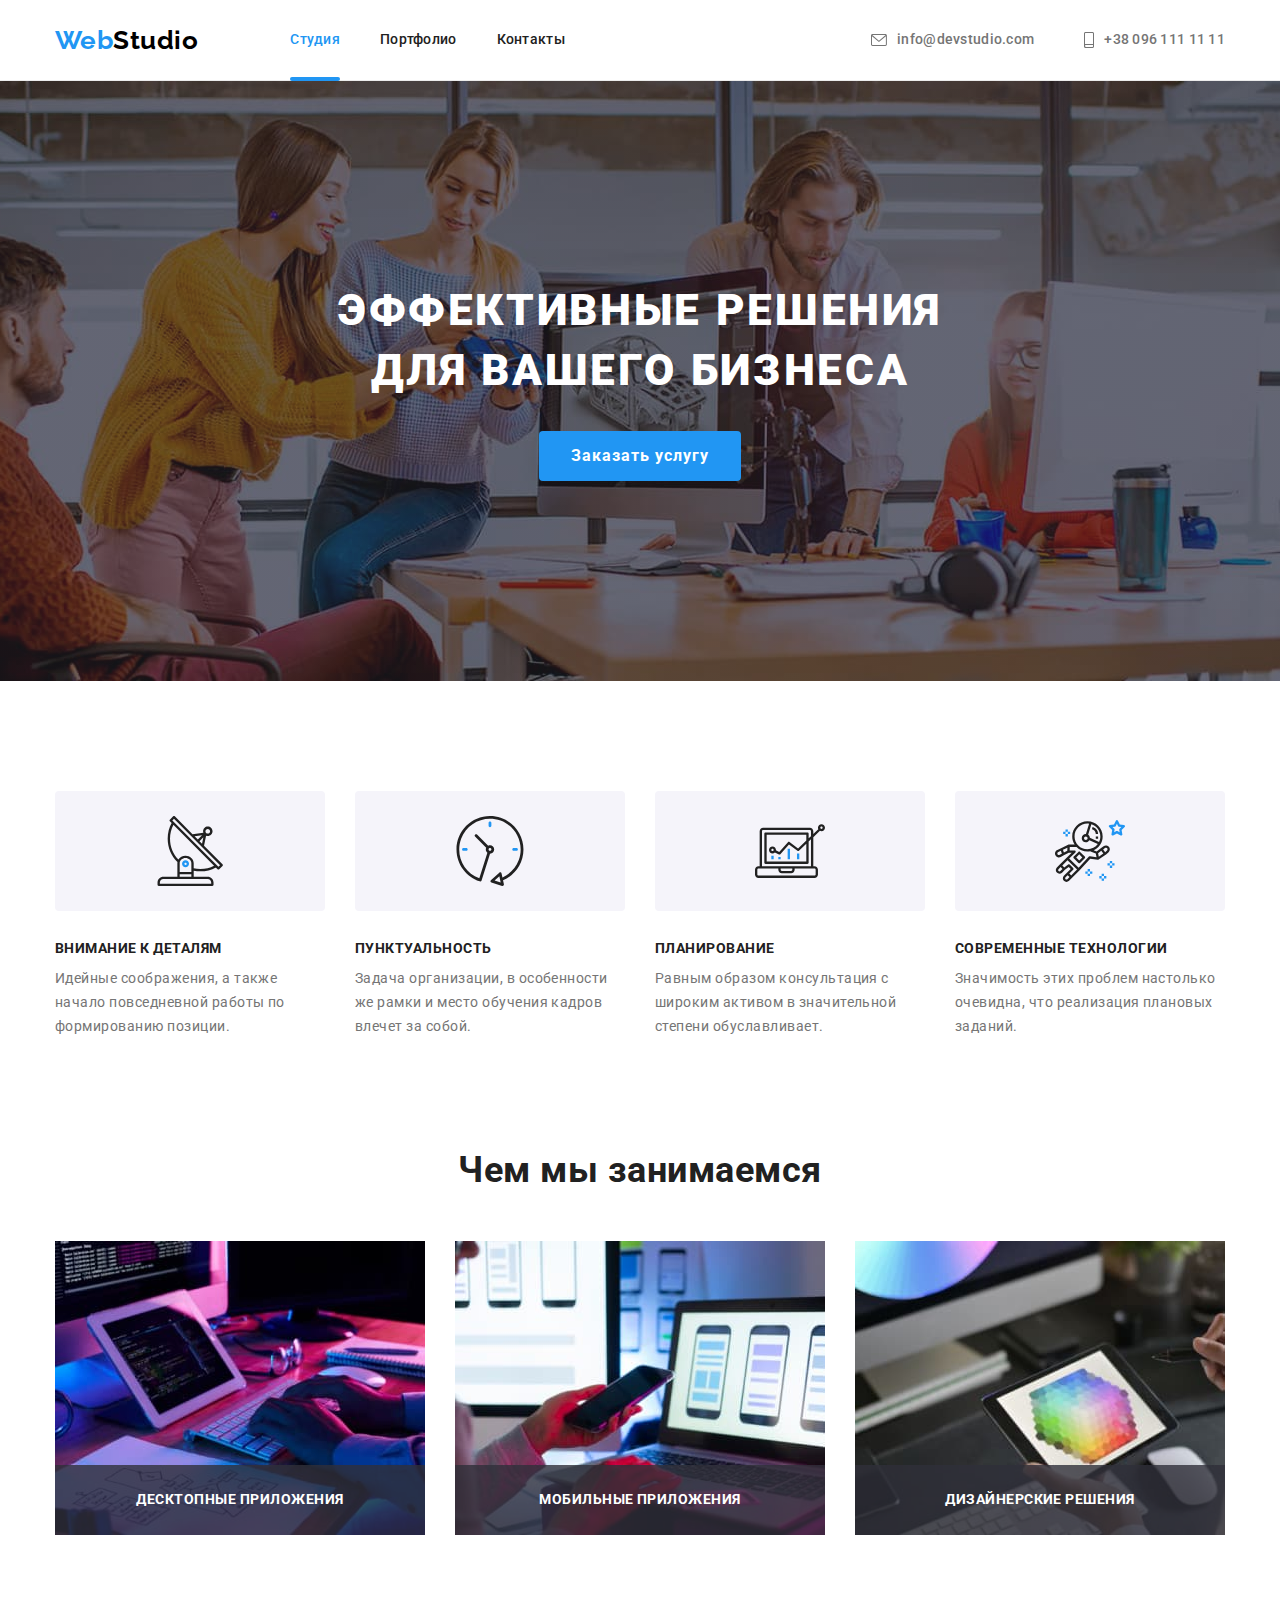
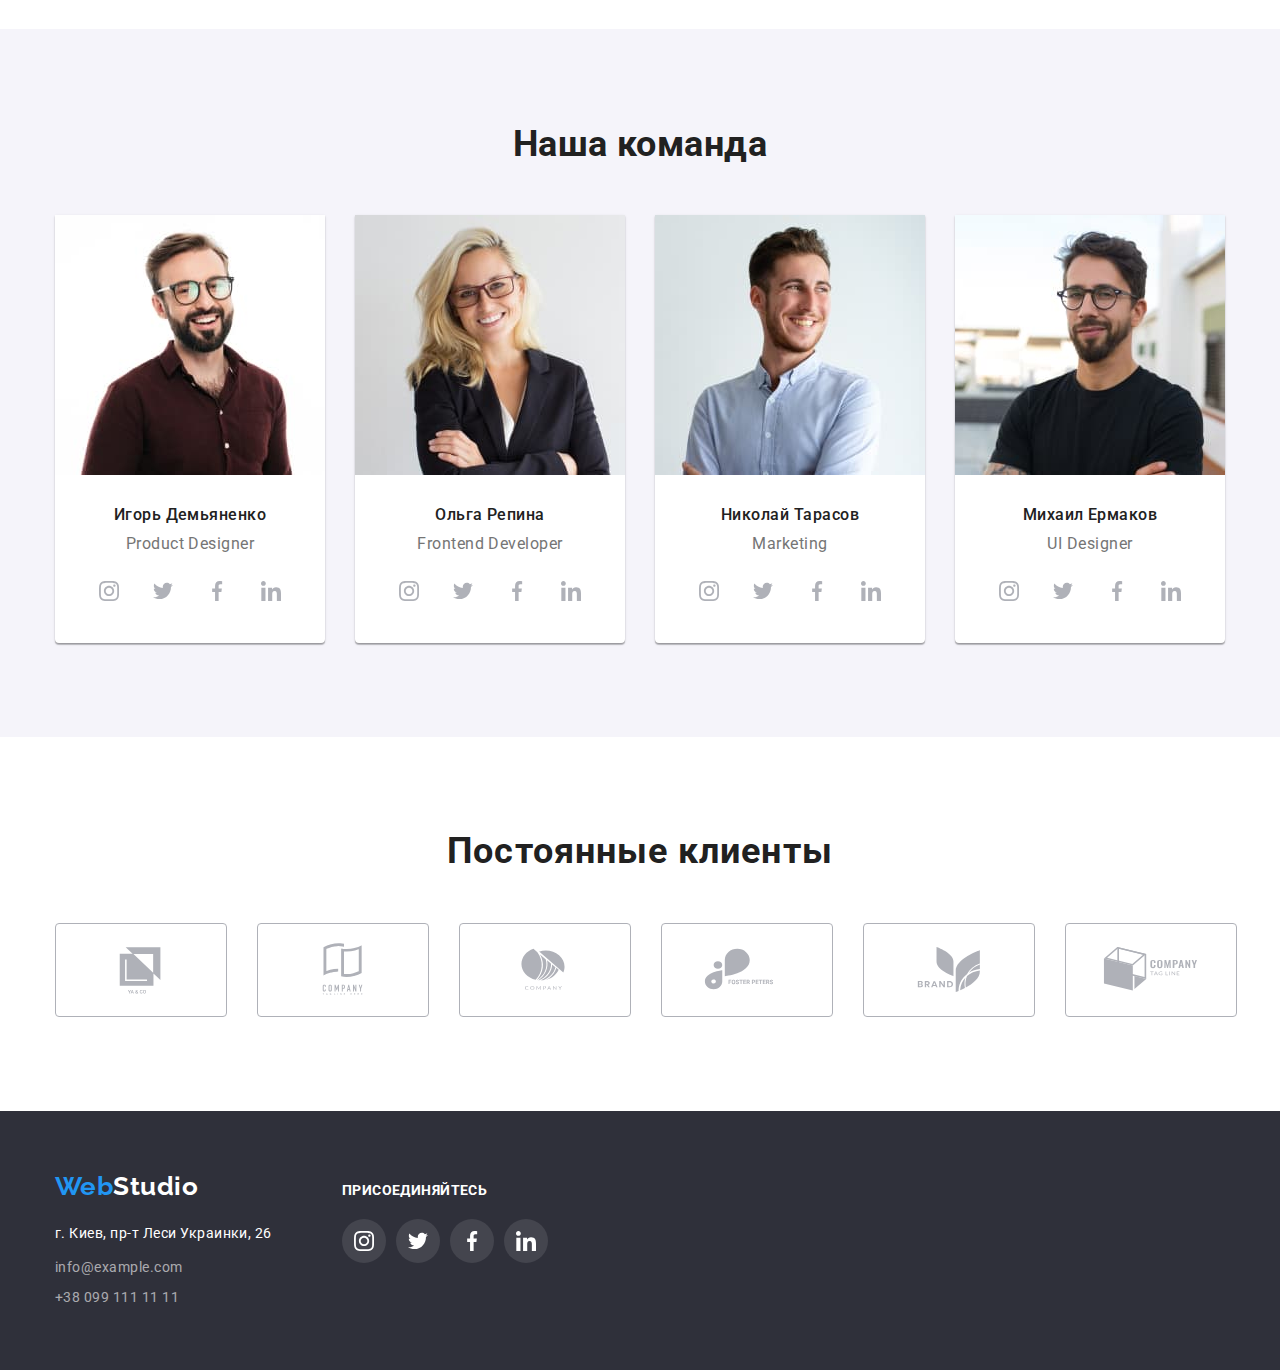
<file: index.html>
<!DOCTYPE html>
<html lang="ru">

<head>
  <meta charset="UTF-8" />
  <meta http-equiv="X-UA-Compatible" content="IE=edge" />
  <meta name="viewport" content="width=<>>, initial-scale=1.0" />
  <title>Document</title>
  <link rel="stylesheet"
    href="https://fonts.googleapis.com/css2?family=Raleway:wght@700&family=Roboto:wght@400;500;700;900&display=swap" />
  <link rel="stylesheet" href="https://cdnjs.cloudflare.com/ajax/libs/modern-normalize/1.1.0/modern-normalize.min.css"
    integrity="sha512-wpPYUAdjBVSE4KJnH1VR1HeZfpl1ub8YT/NKx4PuQ5NmX2tKuGu6U/JRp5y+Y8XG2tV+wKQpNHVUX03MfMFn9Q=="
    crossorigin="anonymous" referrerpolicy="no-referrer" />
  <link rel="stylesheet" href="./css/styles.css" />
</head>

<body>
 
    <header class="page-header">
      <div class="nav-bar container">
        <a href="/" class="logo-header"><span class="web">Web</span>Studio</a>
        <nav>
          <ul class="nav-list list">
            <li><a href="./index.html" class="nav-item current">Студия</a></li>
            <li><a href="./portfolio.html" class="nav-item">Портфолио</a></li>
            <li><a href="" class="nav-item last-item">Контакты</a></li>
          </ul>
        </nav>
        <ul class="contacts-list list">
          <li>
            <a href="mailto:info@devstudio.com" class="contacts-item"><svg width="16" height="12" class="icon-envelope"><use href="./images/icons.svg#icon-envelope"></use></svg>
              info@devstudio.com
            </a></li>
          <li><a href="tel:+380961111111" class="contacts-item"><svg width="10" height="16" class="icon-smartphone">
            <use href="./images/icons.svg#icon-smartphone"></use>
          </svg>+38 096 111 11 11</a></li>
        </ul>
      </div>
    </header>
    <main>
      <!--шапка-->
      
        <section class="hero-box overlay">
          <div class="container">
          <h1 class="hero-title">Эффективные решения для вашего бизнеса</h1>
          <button data-modal-open class="button " type="button">Заказать услугу</button>
          </div>
        </section>
      
      <!--особенности-->
      <section class="features">
        <div class="container">
          <h2 class="title-hide">Особенности</h2>
          <!--скрыть-->
          <ul class="features-list list">
            <li><div class="rectangle"><svg class="icon-feature" width="70" height="70"><use href="./images/icons.svg#icon-features1"></use></svg></div>
              <div class="feature-card"><h3 class="features-title">Внимание к деталям</h3>
              <p class="features-description">
                Идейные соображения, а также начало повседневной работы по формированию позиции.
              </p></div>
            </li>
            <li><div class="rectangle"><svg class="icon-feature" width="70" height="70">
              <use href="./images/icons.svg#icon-features2"></use>
            </svg></div>
            <div class="feature-card">
              <h3 class="features-title">Пунктуальность</h3>
              <p class="features-description">
                Задача организации, в особенности же рамки и место обучения кадров влечет за собой.
              </p></div>
            </li>
            <li><div class="rectangle"><svg class="icon-feature" width="70" height="70">
              <use href="./images/icons.svg#icon-features3"></use>
            </svg></div>
            <div class="feature-card">
              <h3 class="features-title">Планирование</h3>
              <p class="features-description">
                Равным образом консультация с широким активом в значительной степени обуславливает.
              </p></div>
            </li>
            <li><div class="rectangle"><svg class="icon-feature" width="70" height="70">
              <use href="./images/icons.svg#icon-features4"></use>
            </svg></div>
            <div class="feature-card">
              <h3 class="features-title">Современные технологии</h3>
              <p class="features-description">
                Значимость этих проблем настолько очевидна, что реализация плановых заданий.
              </p></div>
            </li>
          </ul>
        </div>
      </section>

      <!--чем мы занимаемся-->
      <section class="services">
        <div class="container">
          <h2 class="section-title">Чем мы занимаемся</h2>
          <ul class="services-list list">
            <li class="services-item wrapper">
             
              <img src="./images/box1.jpg" alt="desktop app" width="370" /><div class="services-overlay">
                <p>Десктопные приложения</p>
              </div>
            </li>
            <li class="services-item wrapper">
            
              <img src="./images/box2.jpg" alt="mobile app" width="370" />
              <div class="services-overlay">
                <p>Мобильные приложения</p>
              </div>
            <li class="services-item wrapper">
            
              <img src="./images/box3.jpg" alt="ux/ui" width="370" />
              <div class="services-overlay">
                <p>Дизайнерские решения</p>
              </div>
          </ul>
        </div>
      </section>

      <!--команда-->
     
        <section class="crew">
          <div class="container">
          <h2 class="section-title crew-title">Наша команда</h2>
          <ul class="crew-list list">
            <li>
              <img src="./images/crew1.jpg" alt="Игорь Демьяненко" width="270" />
              <div class="crew-card">
              <h3 class="crew-name">Игорь Демьяненко</h3>
              <p class="crew-position">Product Designer</p>
              </div>
              <ul class="socials-list">
                      <li>
                        <a href="" class="social-link"><svg width="20" height="20" class="icon-social">
                            <use href="./images/icons.svg#icon-instagram-2"></use>
                          </svg></a>
                      </li>
                      <li>
                        <a href="" class="social-link"><svg width="20" height="20" class="icon-social">
                            <use href="./images/icons.svg#icon-twitter-1"></use>
                          </svg></a>
                      </li>
                      <li>
                        <a href="" class="social-link"><svg width="20" height="20" class="icon-social">
                            <use href="./images/icons.svg#icon-facebook-1"></use>
                          </svg></a>
                      </li>
                      <li> <a href="" class="social-link"><svg width="20" height="20" class="icon-social">
                            <use href="./images/icons.svg#icon-linkedin-1"></use>
                          </svg></a>
                      </li>
              </ul>
            </li>
            <li>
              <img src="./images/crew2.jpg" alt="Ольга Репина" width="270" />
              <div class="crew-card">
              <h3 class="crew-name">Ольга Репина</h3>
              <p class="crew-position">Frontend Developer</p>
              </div>
                <ul class="socials-list">
                          <li>
                            <a href="" class="social-link"><svg width="20" height="20" class="icon-social">
                                <use href="./images/icons.svg#icon-instagram-2"></use>
                              </svg></a>
                          </li>
                          <li>
                            <a href="" class="social-link"><svg width="20" height="20" class="icon-social">
                                <use href="./images/icons.svg#icon-twitter-1"></use>
                              </svg></a>
                          </li>
                          <li>
                            <a href="" class="social-link"><svg width="20" height="20" class="icon-social">
                                <use href="./images/icons.svg#icon-facebook-1"></use>
                              </svg></a>
                          </li>
                          <li> <a href="" class="social-link"><svg width="20" height="20" class="icon-social">
                                <use href="./images/icons.svg#icon-linkedin-1"></use>
                              </svg></a>
                          </li>
                </ul>
            </li>
            <li>
              <img src="./images/crew3.jpg" alt="Николай Тарасов" width="270" />
              <div class="crew-card">
              <h3 class="crew-name">Николай Тарасов</h3>
              <p class="crew-position">Marketing</p>
              </div>
                <ul class="socials-list">
                        <li>
                          <a href="" class="social-link"><svg width="20" height="20" class="icon-social">
                              <use href="./images/icons.svg#icon-instagram-2"></use>
                            </svg></a>
                        </li>
                        <li>
                          <a href="" class="social-link"><svg width="20" height="20" class="icon-social">
                              <use href="./images/icons.svg#icon-twitter-1"></use>
                            </svg></a>
                        </li>
                        <li>
                          <a href="" class="social-link"><svg width="20" height="20" class="icon-social">
                              <use href="./images/icons.svg#icon-facebook-1"></use>
                            </svg></a>
                        </li>
                        <li> <a href="" class="social-link"><svg width="20" height="20" class="icon-social">
                              <use href="./images/icons.svg#icon-linkedin-1"></use>
                            </svg></a>
                        </li>
                </ul>
            </li>
            <li>
              <img src="./images/crew4.jpg" alt="Михаил Ермаков" width="270" />
              <div class="crew-card">
              <h3 class="crew-name">Михаил Ермаков</h3>
              <p class="crew-position">UI Designer</p>
              </div>
              <ul class="socials-list">
                      <li>
                        <a href="" class="social-link"><svg width="20" height="20" class="icon-social">
                            <use href="./images/icons.svg#icon-instagram-2"></use>
                          </svg></a>
                      </li>
                      <li>
                        <a href="" class="social-link"><svg width="20" height="20" class="icon-social">
                            <use href="./images/icons.svg#icon-twitter-1"></use>
                          </svg></a>
                      </li>
                      <li>
                        <a href="" class="social-link"><svg width="20" height="20" class="icon-social">
                            <use href="./images/icons.svg#icon-facebook-1"></use>
                          </svg></a>
                      </li>
                      <li> <a href="" class="social-link"><svg width="20" height="20" class="icon-social">
                            <use href="./images/icons.svg#icon-linkedin-1"></use>
                          </svg></a>
                      </li>
              </ul>
            </li>
          </ul>
          </div>
        </section>

        <!-- Постоянные клиенты -->
        <section class="partners">
          <div class="container">
          <h2  class = "partners-header">Постоянные клиенты</h2>
          <ul class="partners-list">
            <li>
              <a href="" class="company">
                <svg  class="icon-company" height="60" width="106">
                  <use href="./images/icons.svg#icon-company1"></use>
                </svg>
              </a>
            </li>
              <li>
                <a href="" class="company">
                  <svg  class="icon-company" height="60" width="106">
                    <use href="./images/icons.svg#icon-company2"></use>
                  </svg>
                </a>
              </li>
                <li>
                  <a href="" class="company">
                    <svg  class="icon-company" height="60" width="106">
                      <use href="./images/icons.svg#icon-company3" ></use>
                    </svg>
                  </a>
                </li>
                  <li>
                    <a href="" class="company">
                      <svg  class="icon-company" height="60" width="106">
                        <use href="./images/icons.svg#icon-company4"></use>
                      </svg>
                    </a>
                  </li>
                    <li>
                      <a href="" class="company">
                        <svg  class="icon-company" height="60" width="106">
                          <use href="./images/icons.svg#icon-company5"></use>
                        </svg>
                      </a>
                    </li>
                      <li>
                        <a href="" class="company">
                          <svg class="icon-company" height="60" width="106">
                            <use href="./images/icons.svg#icon-company6"></use>
                          </svg>
                        </a>
                      </li>
          </ul>
          </div>
        </section>

        <!-- МОДАЛКА -->
        <div   class="backdrop is-hidden" data-modal>
          <div class="modal is-hidden">
            <button data-modal-close class="data-modal-close" type="button">
            <svg class="icon-close">
              <use href="./images/icons.svg#icon-close"> </use>
            </svg></button>
          </div>
        </div>
      
    </main>
    <!--подвал-->
    
    <footer class="footer">
      <div class="container footer-container">
        <section class="address">
      <a href="/" class="logo-footer"><span class="web">Web</span>Studio</a>
      <address class="footer-address">
        <p class="physical-address">г. Киев, пр-т Леси Украинки, 26</p>
        <a href="mailto:info@example.com" class="mail">info@example.com</a>
        <a href="tel:+380991111111" class="telnumber">+38 099 111 11 11</a>
      </address>
    </section>
      
      <section class="socials-footer">
  <p class="socials-text">присоединяйтесь</p>
        <ul class="socials-list footer">
          <li>
          <a href="" class="social-link"><svg width="20" height="20" class="icon-social">
              <use href="./images/icons.svg#icon-instagram-2"></use>
            </svg></a>
          </li>
          <li>
            <a href="" class="social-link"><svg width="20" height="20" class="icon-social">
              <use href="./images/icons.svg#icon-twitter-1"></use>
            </svg></a>
          </li>
          <li>
            <a href="" class="social-link"><svg width="20" height="20" class="icon-social">
              <use href="./images/icons.svg#icon-facebook-1"></use>
            </svg></a>
          </li>
          <li> <a href="" class="social-link"><svg width="20" height="20" class="icon-social">
              <use href="./images/icons.svg#icon-linkedin-1"></use>
            </svg></a>
          </li>
        </ul>
      </section>
        </div>
    </footer>
    
  <script src="./js/modal.js"></script>
</body>

</html>
</file>
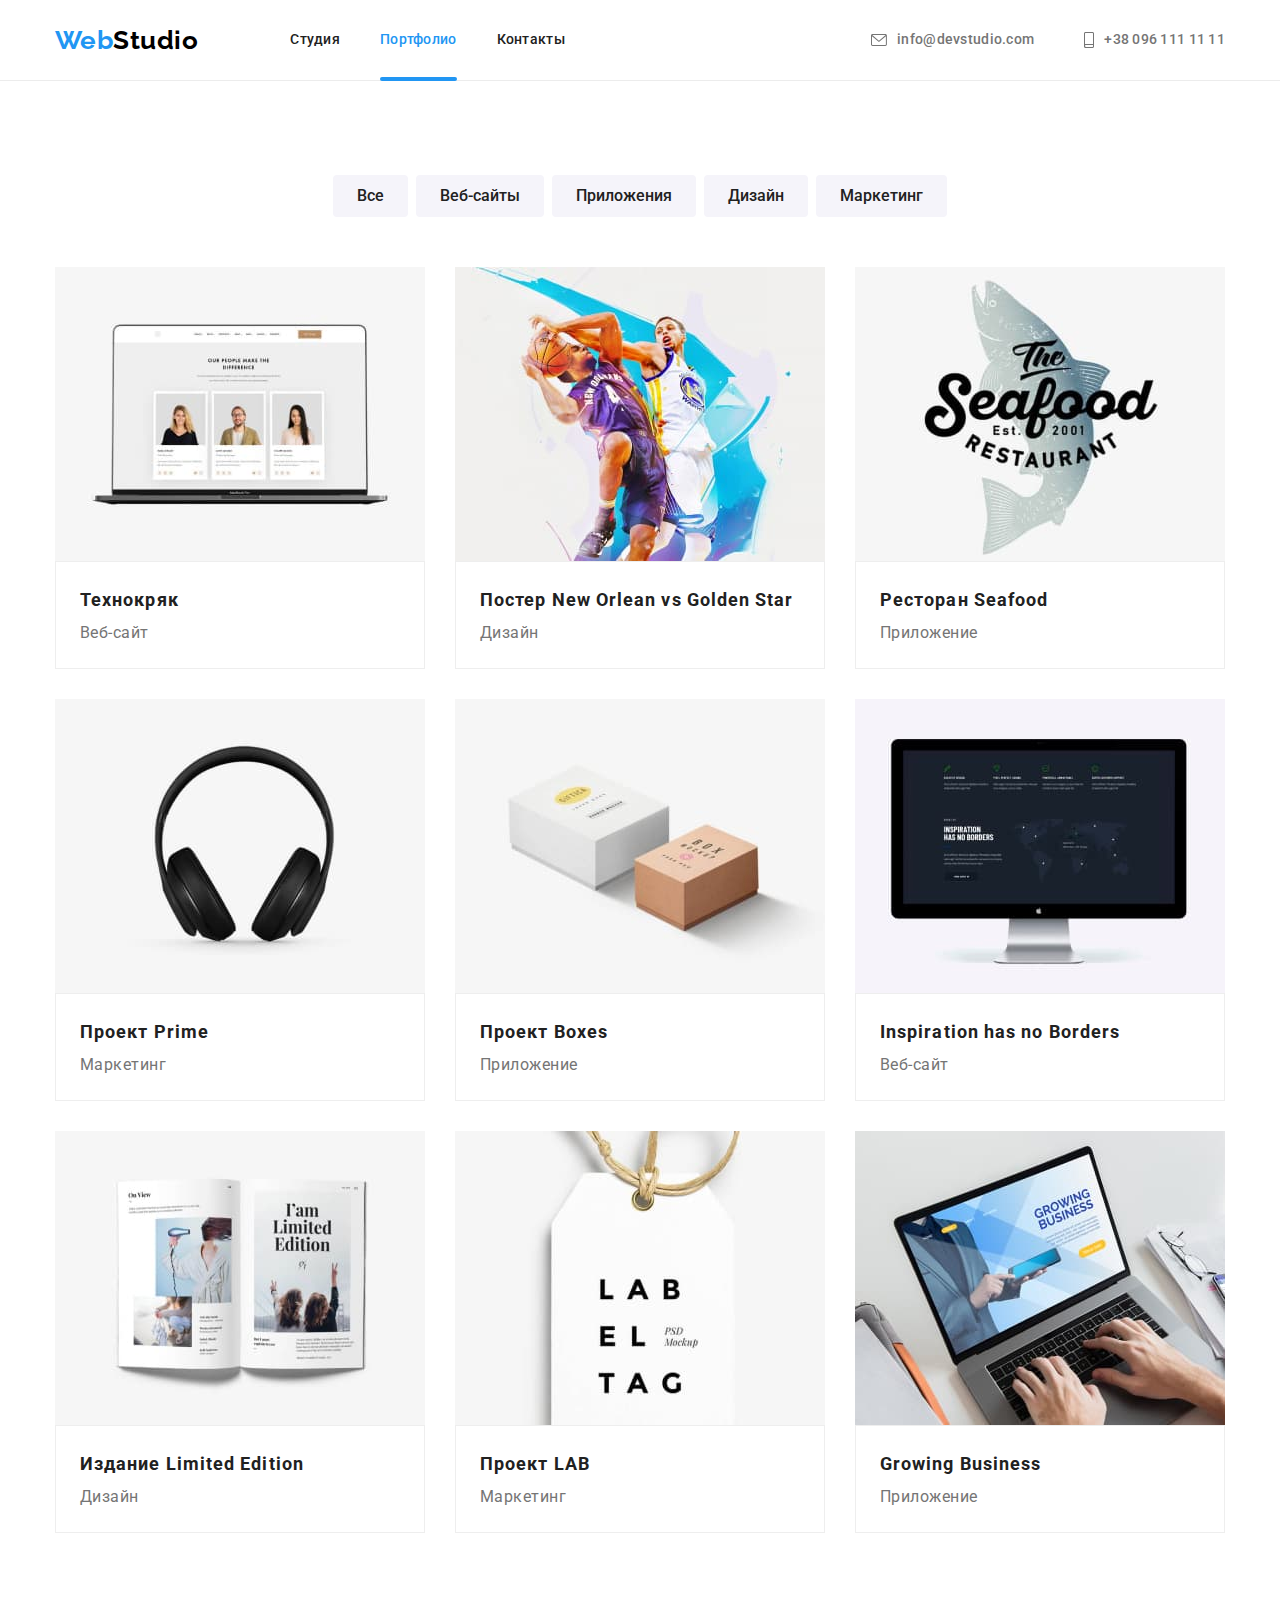
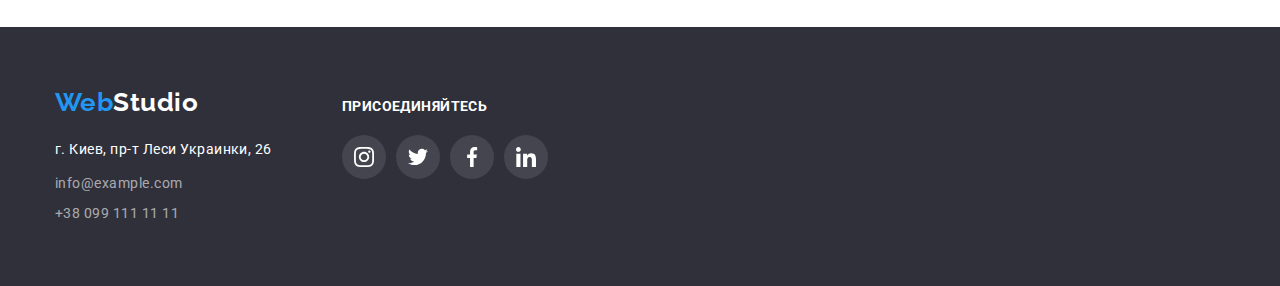
<file: portfolio.html>
<!DOCTYPE html>
<html lang="en">

<head>
  <meta charset="UTF-8" />
  <meta http-equiv="X-UA-Compatible" content="IE=edge" />
  <meta name="viewport" content="width=device-width, initial-scale=1.0" />
  <title>Document</title>
  <link rel="stylesheet"
    href="https://fonts.googleapis.com/css2?family=Raleway:wght@700&family=Roboto:wght@400;500;700;900&display=swap" />
    <link rel="stylesheet" href="https://cdnjs.cloudflare.com/ajax/libs/modern-normalize/1.1.0/modern-normalize.min.css"
      integrity="sha512-wpPYUAdjBVSE4KJnH1VR1HeZfpl1ub8YT/NKx4PuQ5NmX2tKuGu6U/JRp5y+Y8XG2tV+wKQpNHVUX03MfMFn9Q=="
      crossorigin="anonymous" referrerpolicy="no-referrer" />
    <link rel="stylesheet" href="./css/styles.css" />
</head>

<body>
    <header class="page-header">
      <div class="nav-bar container">
        <a href="/" class="logo-header"><span class="web">Web</span>Studio</a>
        <nav>
          <ul class="nav-list list">
            <li><a href="./index.html" class="nav-item">Студия</a></li>
            <li><a href="./portfolio.html" class="nav-item current">Портфолио</a></li>
            <li><a href="" class="nav-item">Контакты</a></li>
          </ul>
        </nav>
        <ul class="contacts-list list">
          <li>
            <a href="mailto:info@devstudio.com" class="contacts-item"><svg width="16" height="12" class="icon-envelope">
                <use href="./images/icons.svg#icon-envelope"></use>
              </svg>
              info@devstudio.com
            </a>
          </li>
          <li><a href="tel:+380961111111" class="contacts-item"><svg width="10" height="16" class="icon-smartphone">
                <use href="./images/icons.svg#icon-smartphone"></use>
              </svg>+38 096 111 11 11</a></li>
        </ul>
      </div>
    </header>
    <main>
      <section class = "projects-filter">
        <div class="container">
        <!--кнопки фильтра-->
        <ul class="btns">
          <li><button type="button" class="btn">Все</button></li>
          <li><button type="button" class="btn">Веб-сайты</button></li>
          <li><button type="button" class="btn">Приложения</button></li>
          <li><button type="button" class="btn">Дизайн</button></li>
          <li><button type="button" class="btn">Маркетинг</button></li>
        </ul>

        <!--проекты-->
        <ul class="projects-list">
          <li>
          <div class="projects-wrapper">
            <a href="" class="projects-link">
              <img src="./images/portfolio1.jpg" width="370" alt="" /><div class="project-overlay">
                <p>Технокряк это современная площадка распространения коронавируса. Компании используют эту платформу для цифрового
                  шпионажа и атак на защищённые сервера конкурентов.</p>
              </div></div>
              <div class="project">
              <h2 class="projects-title">Технокряк</h2>
              <p class="projects-type">Веб-сайт</p>
              </div>
            </a>
          </li>
          <li>
            <div class="projects-wrapper">
            <a href="" class="projects-link">
              <img src="./images/portfolio2.jpg" width="370" alt="" /><div class="project-overlay">
                <p>Технокряк это современная площадка распространения коронавируса. Компании используют эту платформу для цифрового
                  шпионажа и атак на защищённые сервера конкурентов.</p>
              </div></div>
              <div class="project">
              <h2 class="projects-title">Постер New Orlean vs Golden Star</h2>
              <p class="projects-type">Дизайн</p>
              </div>
            </a>
          </li>
          <li>
            <div class="projects-wrapper">
            <a href="" class="projects-link">
              <img src="./images/portfolio3.jpg" width="370" alt="" /><div class="project-overlay">
                <p>Технокряк это современная площадка распространения коронавируса. Компании используют эту платформу для цифрового
                  шпионажа и атак на защищённые сервера конкурентов.</p>
              </div></div>
              <div class="project">
              <h2 class="projects-title">Ресторан Seafood</h2>
              <p class="projects-type">Приложение</p>
              </div>
            </a>
          </li>
          <li>
            <div class="projects-wrapper">
            <a href="" class="projects-link">
              <img src="./images/portfolio4.jpg" width="370" alt="" /><div class="project-overlay">
                <p>Технокряк это современная площадка распространения коронавируса. Компании используют эту платформу для цифрового
                  шпионажа и атак на защищённые сервера конкурентов.</p>
              </div></div>
              <div class="project">
              <h2 class="projects-title">Проект Prime</h2>
              <p class="projects-type">Маркетинг</p>
              </div>
            </a>
          </li>
          <li><div class="projects-wrapper">
            <a href="" class="projects-link">
              <img src="./images/portfolio5.jpg" width="370" alt="" /><div class="project-overlay">
                <p>Технокряк это современная площадка распространения коронавируса. Компании используют эту платформу для цифрового
                  шпионажа и атак на защищённые сервера конкурентов.</p>
              </div></div>
              <div class="project">
              <h2 class="projects-title">Проект Boxes</h2>
              <p class="projects-type">Приложение</p>
              </div>
            </a>
          </li>
          <li>
            <div class="projects-wrapper">
            <a href="" class="projects-link">
              <img src="./images/portfolio6.jpg" width="370" alt="" /><div class="project-overlay">
                <p>Технокряк это современная площадка распространения коронавируса. Компании используют эту платформу для цифрового
                  шпионажа и атак на защищённые сервера конкурентов.</p>
              </div></div>
              <div class="project">
              <h2 class="projects-title">Inspiration has no Borders</h2>
              <p class="projects-type">Веб-сайт</p>
              </div>
            </a>
          </li>
          <li>
            <div class="projects-wrapper">
            <a href="" class="projects-link">
              <img src="./images/portfolio7.jpg" width="370" alt="" /><div class="project-overlay">
                <p>Технокряк это современная площадка распространения коронавируса. Компании используют эту платформу для цифрового
                  шпионажа и атак на защищённые сервера конкурентов.</p>
              </div></div>
              <div class="project">
              <h2 class="projects-title">Издание Limited Edition</h2>
              <p class="projects-type">Дизайн</p>
              </div>
            </a>
          </li>
          <li>
            <div class="projects-wrapper">
            <a href="" class="projects-link">
              <img src="./images/portfolio8.jpg" width="370" alt="" /><div class="project-overlay">
                <p>Технокряк это современная площадка распространения коронавируса. Компании используют эту платформу для цифрового
                  шпионажа и атак на защищённые сервера конкурентов.</p>
              </div></div>
              <div class="project">
              <h2 class="projects-title">Проект LAB</h2>
              <p class="projects-type">Маркетинг</p>
              </div>
            </a>
          </li>
          <li>
            <div class="projects-wrapper">
            <a href="" class="projects-link">
              <img src="./images/portfolio9.jpg" width="370" alt="" /><div class="project-overlay">
                <p>Технокряк это современная площадка распространения коронавируса. Компании используют эту платформу для цифрового
                  шпионажа и атак на защищённые сервера конкурентов.</p>
              </div></div>
              <div class="project">
              <h2 class="projects-title">Growing Business</h2>
              <p class="projects-type">Приложение</p>
              </div>
            </a>
          </li>
        </ul>
        </div>
      </section>
    </main>
    <!--подвал-->
        <footer class="footer">
          <div class="container footer-container">
            <section class="address">
              <a href="/" class="logo-footer"><span class="web">Web</span>Studio</a>
              <address class="footer-address">
                <p class="physical-address">г. Киев, пр-т Леси Украинки, 26</p>
                <a href="mailto:info@example.com" class="mail">info@example.com</a>
                <a href="tel:+380991111111" class="telnumber">+38 099 111 11 11</a>
              </address>
            </section>
        
            <section class="socials-footer">
              <p class="socials-text">присоединяйтесь</p>
              <ul class="socials-list footer">
                <li>
                  <a href="" class="social-link"><svg width="20" height="20" class="icon-social">
                      <use href="./images/icons.svg#icon-instagram-2"></use>
                    </svg></a>
                </li>
                <li>
                  <a href="" class="social-link"><svg width="20" height="20" class="icon-social">
                      <use href="./images/icons.svg#icon-twitter-1"></use>
                    </svg></a>
                </li>
                <li>
                  <a href="" class="social-link"><svg width="20" height="20" class="icon-social">
                      <use href="./images/icons.svg#icon-facebook-1"></use>
                    </svg></a>
                </li>
                <li> <a href="" class="social-link"><svg width="20" height="20" class="icon-social">
                      <use href="./images/icons.svg#icon-linkedin-1"></use>
                    </svg></a>
                </li>
              </ul>
            </section>
          </div>
        </footer>
</body>

</html>
</file>
<file: css/styles.css>
html {
  box-sizing: border-box;
}
*,
*::before,
*::after {
  box-sizing: inherit;
}

:root {
  --blue: #2196f3;
  --white: #ffffff;
  --black: #000000;
  --hero-heading: #ffffff;
  --headings: #212121;
  --crew-bcg: #f5f4fa;
  --hero-footer-bcg: #2f303a;
  --paragraph-contact: #757575;
  --footer-contacts: #ffffff99;
}

body {
  font-family: Roboto;
  font-style: normal;
  letter-spacing: 0.03em;
  margin: 0;
}
.container {
  width: 1200px;
  margin: 0 auto;
  padding-right: 15px;
  padding-left: 15px;
}
h1,
h2,
h3,
p {
  margin: 0;
}
img,
a {
  display: block;
}
.page-header {
  border-bottom: 1px solid #ececec;
}
.nav-bar {
  display: flex;
  align-items: center;
  justify-content: space-evenly;
}

.logo-header {
  margin-right: 92px;

  text-decoration: none;
  color: var(--black);

  font-family: Raleway, sans-serif;
  font-weight: 700;
  font-size: 26px;
  line-height: 1.19;
}
.logo-footer {
  text-decoration: none;
  color: var(--white);
  font-family: Raleway, sans-serif;
  font-weight: 700;
  font-size: 26px;
  line-height: 1.19;
}
.web {
  color: var(--blue);
}

.nav-list {
  display: flex;
  list-style-type: none;
  margin-top: 0;
  margin-bottom: 0;
  padding-left: 0;
}

.nav-list li + li {
  margin-left: 40px;
}

.nav-item {
  display: block;
  padding-top: 32px;
  padding-bottom: 32px;

  text-decoration: none;
  color: var(--headings);

  font-weight: 500;
  font-size: 14px;
  line-height: 1.14;
  letter-spacing: 0.02em;
  transition-property: color;
  transition-duration: 250ms;
  transition-timing-function: cubic-bezier(0.4, 0, 0.2, 1);
}

.nav-item:hover,
.nav-item:focus,
.current {
  color: var(--blue);
}
.nav-item {
  position: relative;
}
.nav-item.current::after {
  content: '';
  position: absolute;
  width: 100%;
  height: 4px;
  left: 0;
  top: 77px;
  background: #2196f3;
  border-radius: 2px;
}
.contacts-list {
  display: flex;
  align-items: center;
  margin-top: 0;
  margin-bottom: 0;
  margin-left: auto;
  padding-left: 0;

  list-style-type: none;
}
.contacts-list li + li {
  margin-left: 50px;
}
.contacts-item {
  display: flex;
  align-items: center;
  text-decoration: none;
  font-weight: 500;
  font-size: 14px;
  line-height: 1.14;
  letter-spacing: 0.02em;
  color: var(--paragraph-contact);
  transition-property: fill, color;
  transition-duration: 250ms;
  transition-timing-function: cubic-bezier(0.4, 0, 0.2, 1);
}

.contacts-item:hover,
.contacts-item:focus,
.contacts-item:active {
  fill: var(--blue);
  color: var(--blue);
}
.hero-box {
  display: block;
  /* background-color: var(--hero-footer-bcg); */
  padding-top: 200px;
  padding-bottom: 200px;
}
.overlay {
  background-image: linear-gradient(to right, rgba(47, 48, 58, 0.4), rgba(47, 48, 58, 0.4)),
    url('../images/bcg-header.jpg');

  background-repeat: no-repeat;
  max-width: 1600px;
  height: 600px;
  background-position: center;
  margin-right: auto;
  margin-left: auto;
}
.hero-title {
  width: 696px;
  margin-right: auto;
  margin-bottom: 30px;
  margin-left: auto;
  color: var(--hero-heading);
  font-weight: 900;
  font-size: 44px;
  line-height: 1.36;
  text-align: center;
  letter-spacing: 0.06em;
  text-transform: uppercase;
}

.button {
  display: block;
  margin-right: auto;
  margin-left: auto;
  padding: 10px 32px;
  border: none;
  border-radius: 4px;
  min-width: 200px;
  font-family: Roboto;
  background-color: var(--blue);
  font-weight: 700;
  font-size: 16px;
  line-height: 1.88;
  text-align: center;
  letter-spacing: 0.06em;
  color: var(--white);
}
.features {
  padding-top: 94px;
  padding-bottom: 94px;
}
.title-hide {
  display: none;
}
.features-list li {
  width: 270px;
}
.features-list {
  display: flex;
  flex-wrap: wrap;
  justify-content: space-between;
  padding-left: 0;
  list-style-type: none;
}

.features-title {
  font-weight: 700;
  font-size: 14px;
  line-height: 1.14;
  color: var(--headings);
  text-transform: uppercase;
}

.features-description {
  margin-top: 10px;
  color: var(--paragraph-contact);
  font-weight: 400;
  font-size: 14px;
  line-height: 1.71;
}

.section-title {
  font-weight: 700;
  font-size: 36px;
  line-height: 1.17;
  text-align: center;
  color: var(--headings);
}
.services {
  padding-bottom: 94px;
}

.services-list {
  display: flex;
  flex-wrap: wrap;
  justify-content: space-between;
  margin-top: 50px;
  margin-bottom: 0;
  padding-left: 0;
  list-style-type: none;
}

.crew {
  background-color: var(--crew-bcg);
  padding-top: 94px;
  padding-bottom: 94px;
}
.services-item {
  position: relative;
}
.services-overlay {
  position: absolute;
  background-color: rgba(47, 48, 58, 0.8);
  bottom: 0;
  left: 0;
  width: 100%;
  height: 70px;
  color: var(--white);
  font-weight: 700;
  font-size: 14px;
  line-height: 1.14;
  text-align: center;
  text-transform: uppercase;
  padding-top: 27px;
  padding-bottom: 27px;
}
.crew-list {
  display: flex;
  flex-wrap: wrap;
  justify-content: space-between;
  width: 1170px;
  list-style-type: none;
  margin-top: 50px;
  margin-bottom: 0;
  padding-left: 0;
}

.crew-list > li {
  background-color: var(--white);
  box-shadow: 0px 1px 3px rgba(0, 0, 0, 0.12), 0px 1px 1px rgba(0, 0, 0, 0.14),
    0px 2px 1px rgba(0, 0, 0, 0.2);
  border-radius: 0px 0px 4px 4px;
}

.crew-list > li + li {
  margin-left: 30px;
}

.crew-name {
  margin-bottom: 10px;
  font-weight: 500;
  font-size: 16px;
  line-height: 1.19;
  color: var(--headings);
  text-align: center;
}

.crew-position {
  text-align: center;

  font-weight: 400;
  font-size: 16px;
  line-height: 1.19;
  color: var(--paragraph-contact);
}
.crew-card {
  padding-top: 30px;
  /* padding-bottom: 30px; */
}

/* Постоянные клиенты */
.partners {
  padding-top: 94px;
  padding-bottom: 94px;
  /* padding-left: 215px;
  padding-right: 215px; */
  margin-right: auto;
  margin-left: auto;
}
.partners-header {
  display: block;
  text-align: center;
  font-weight: 700;
  font-size: 36px;
  line-height: 1.16;

  margin-bottom: 50px;
  letter-spacing: 0.03em;
  color: var(--headings);
}
.partners-list {
  list-style: none;
  display: flex;
  padding: 0;
  margin: 0;
}
.partners-list > li + li {
  margin-left: 30px;
}
.partners-list > li {
  border: 1px solid #afb1b8;
  border-radius: 4px;
  transition-property: border;
  transition-duration: 250ms;
  transition-timing-function: cubic-bezier(0.4, 0, 0.2, 1);
}
.company {
  fill: #afb1b8;
  width: 170px;
  height: 92px;
  display: flex;
  justify-content: center;
  align-items: center;
}

.partners-list > li:hover,
.partners-list > li:focus {
  border: 1px solid var(--blue);
}

.company:hover .icon-company,
.company:focus .icon-company {
  fill: var(--blue);
  transition-property: fill;
  transition-duration: 250ms;
  transition-timing-function: cubic-bezier(0.4, 0, 0.2, 1);
}

/* МОДАЛКА */
.backdrop {
  position: fixed;
  top: 0;
  bottom: 0;
  width: 100%;
  height: 100%;
  background-color: rgba(0, 0, 0, 0.2);
  opacity: 1;
  transition-property: opacity;
  transition-duration: 250ms;
  transition-timing-function: cubic-bezier(0.4, 0, 0.2, 1);
}
.backdrop.is-hidden {
  opacity: 0;
  pointer-events: none;
}
.backdrop.is-hidden .modal {
  transform: translate(-50%, -50%) scale(2);
}
.modal {
  position: absolute;
  top: 50%;
  left: 50%;
  transform: translate(-50%, -50%) scale(1);
  width: 528px;
  height: 581px;
  box-shadow: 0px 1px 3px rgba(0, 0, 0, 0.12), 0px 1px 1px rgba(0, 0, 0, 0.14),
    0px 2px 1px rgba(0, 0, 0, 0.2);
  border-radius: 4px;
  background-color: var(--white);
  transition-property: transform;
  transition-duration: 250ms;
  transition-timing-function: cubic-bezier(0.4, 0, 0.2, 1);
}

.data-modal-close {
  position: absolute;
  top: 8px;
  right: 8px;
  /* width: 30px;
  height: 30px; */
  padding: 0;
  border: none;
  background-color: var(--white);
  width: 30px;
  height: 30px;
}
.icon-close {
  width: 30px;
  height: 30px;
}

/* footer */
.footer {
  display: flex;
  justify-content: start;
  background-color: var(--hero-footer-bcg);
  padding-top: 60px;
  padding-bottom: 60px;
}

.logo-footer {
  margin-bottom: 20px;
}

.physical-address {
  margin-bottom: 10px;
  font-style: normal;
  font-weight: 400;
  font-size: 14px;
  line-height: 1.71;
  color: var(--white);
}

.mail,
.telnumber {
  text-decoration: none;
  font-style: normal;
  font-weight: 400;
  font-size: 14px;
  line-height: 1.71;
  color: var(--footer-contacts);
}
.mail {
  margin-bottom: 6px;
}

/* portfolio page */

.btns {
  display: flex;
  justify-content: center;

  padding-left: 0;
  margin-top: 0;
  margin-bottom: 50px;
  list-style-type: none;
}

.btns li + li {
  margin-left: 8px;
}

.projects-filter {
  padding-top: 94px;
  padding-bottom: 94px;
}
.btn {
  padding: 6px 22px;
  font-family: Roboto;
  font-weight: 500;
  font-size: 16px;
  line-height: 1.62;
  text-align: center;
  background: #f5f4fa;
  border-radius: 4px;
  border-color: transparent;
  color: var(--headings);
  transition-property: background-color, color, box-shadow;
  transition-duration: 250ms;
  transition-timing-function: cubic-bezier(0.4, 0, 0.2, 1);
}

.btn:hover,
.btn:focus {
  background-color: var(--blue);
  color: var(--white);
  box-shadow: 0px 3px 1px rgba(0, 0, 0, 0.1), 0px 1px 2px rgba(0, 0, 0, 0.08),
    0px 2px 2px rgba(0, 0, 0, 0.12);
}

.projects-list {
  display: flex;
  flex-wrap: wrap;
  margin-top: 0;
  margin-bottom: 0;
  padding-left: 0;
  list-style-type: none;
}

.projects-list li {
  margin-right: 30px;
  margin-bottom: 30px;
  width: 370px;
  transition-property: box-shadow;
  transition-duration: 250ms;
  transition-timing-function: cubic-bezier(0.4, 0, 0.2, 1);
}
.projects-list > li:hover {
  box-shadow: 0px 1px 1px rgba(0, 0, 0, 0.12), 0px 4px 4px rgba(0, 0, 0, 0.06),
    1px 4px 6px rgba(0, 0, 0, 0.16);
}
.projects-list > li:nth-child(3n) {
  margin-right: 0;
}

.projects-list > li:nth-last-child(-n + 3) {
  margin-bottom: 0;
}

.projects-link {
  text-decoration: none;
}

.projects-title {
  font-weight: 700;
  font-size: 18px;
  line-height: 2;
  letter-spacing: 0.06em;
  color: var(--headings);
}
.projects-type {
  font-weight: 400;
  font-size: 16px;
  line-height: 1.88;
  color: var(--paragraph-contact);
}
.project {
  padding: 20px 24px;
  border: 1px solid #eeeeee;
}

.projects-wrapper {
  position: relative;
  overflow: hidden;
}
.project-overlay {
  position: absolute;
  top: 100%;
  overflow: hidden;
  left: 0;
  width: 100%;
  height: 100%;
  background-color: rgba(33, 150, 243, 0.9);
  color: var(--white);
  font-weight: 400;
  font-size: 18px;
  line-height: 1.56;
  padding: 63px 24px;
  transition-property: transform;
  transition-duration: 250ms;
  transition-timing-function: cubic-bezier(0.4, 0, 0.2, 1);
}
.projects-wrapper:hover .project-overlay {
  transform: translateY(-100%);
}
/* ICONS */
.icon-envelope {
  margin-right: 10px;
}
.icon-smartphone {
  margin-right: 10px;
}
.icon-envelope,
.icon-smartphone {
  fill: #757575;
}

.contacts-item:hover > .icon-envelope,
.contacts-item:focus > .icon-envelope,
.contacts-item:hover > .icon-smartphone,
.contacts-item:focus > .icon-smartphone {
  fill: var(--blue);
}
.rectangle {
  width: 270px;
  height: 120px;
  background: #f5f4fa;
  border-radius: 4px;
  display: flex;
  justify-content: center;
  align-items: center;
}
.feature-card {
  margin-top: 30px;
}
.features-description {
  margin-top: 10px;
}

.socials-list {
  list-style: none;
  display: flex;
  justify-content: center;
  margin-top: 16px;
  margin-right: 0;
  margin-left: 0;
  padding-right: 32px;
  padding-bottom: 30px;
  padding-left: 32px;
}
.socials-list > li + li {
  margin-left: 10px;
}
.social-link {
  width: 44px;
  height: 44px;

  padding: 12px;
  border-radius: 50%;
  fill: #afb1b8;
  transition-property: background-color, fill;
  transition-duration: 250ms;
  transition-timing-function: cubic-bezier(0.4, 0, 0.2, 1);
}
.social-link:hover,
.social-link:focus,
.social-link:active {
  background-color: var(--blue);
  fill: var(--white);
}
.social-link:not(:last-child) {
  margin-right: 10px;
}

.socials-list.footer {
  margin: 0;
  padding: 0;
  list-style: none;
}

.socials-footer {
  width: 206px;

  display: flex;
  flex-direction: column;
  justify-content: flex-start;

  margin-left: 70px;
  padding-top: 12px;
  padding-bottom: 40px;
}

.footer-container {
  display: flex;
}

.socials-footer .social-link {
  background-color: rgba(255, 255, 255, 0.1);
}
.socials-list.footer .icon-social {
  fill: #ffffff;
}
.socials-footer .social-link:hover,
.socials-footer .social-link:focus {
  background-color: var(--blue);
}
.socials-text {
  margin-bottom: 20px;
  text-transform: uppercase;
  font-weight: 700;
  font-size: 14px;
  line-height: 1.14;
  letter-spacing: 0.03em;
  color: var(--white);
}
</file>
